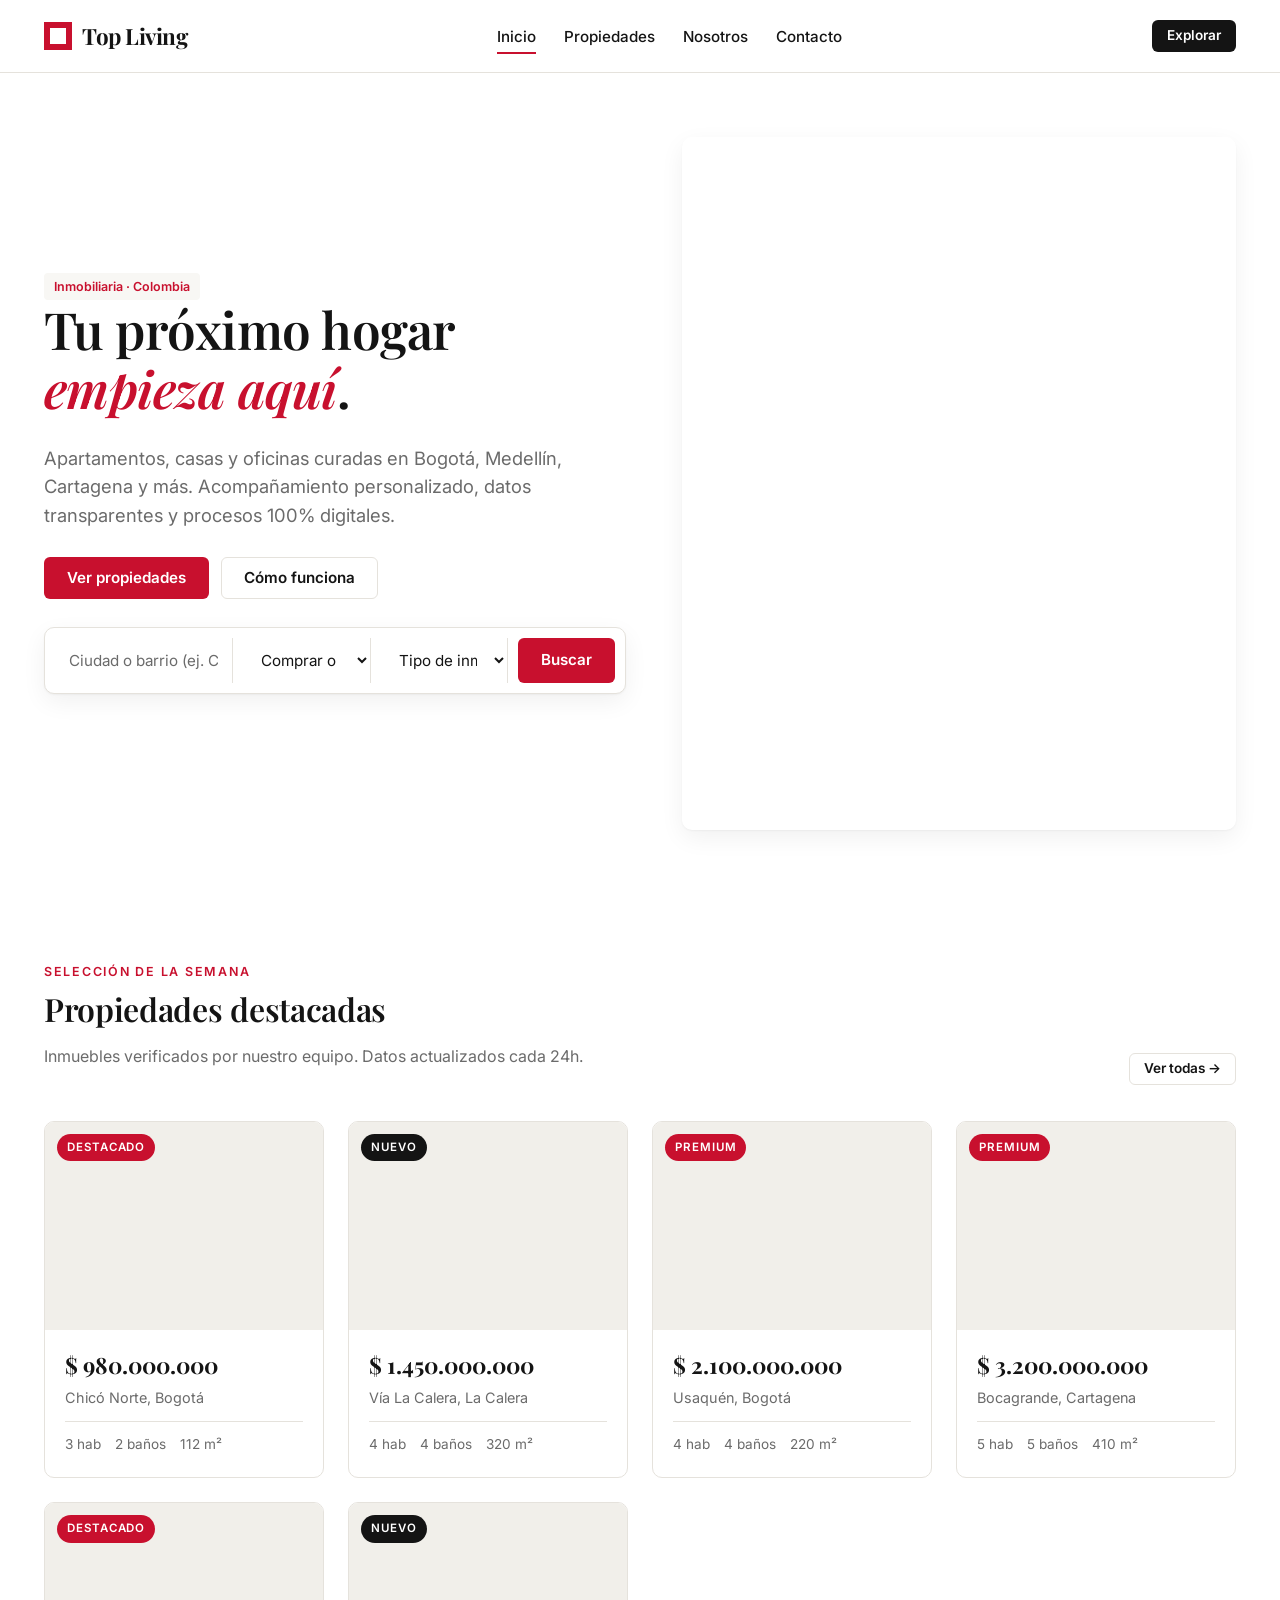
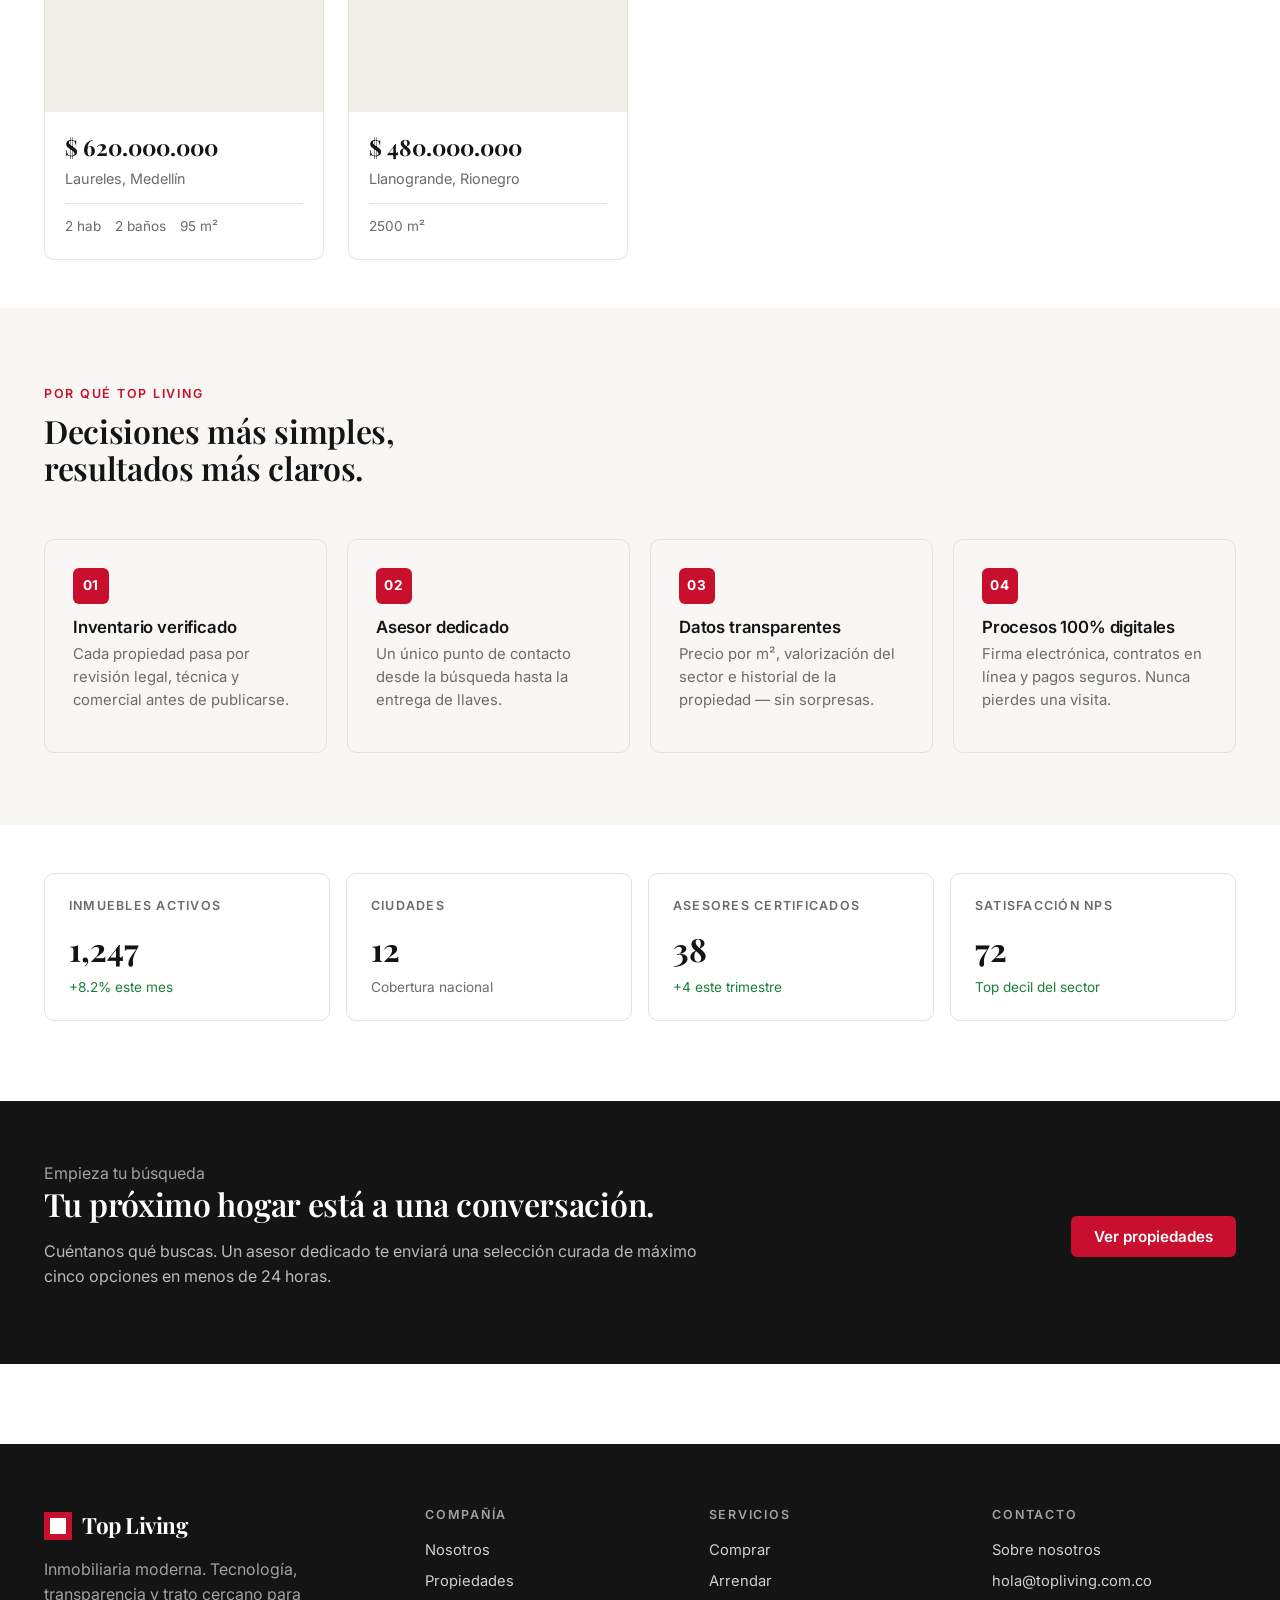
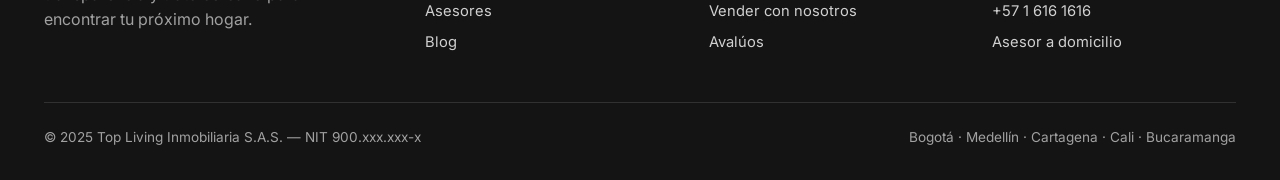
<file: index.html>
<!doctype html>
<html lang="es">
<head>
<meta charset="utf-8">
<meta name="viewport" content="width=device-width,initial-scale=1">
<title>Top Living Inmobiliaria — Encuentra tu próximo hogar</title>
<meta name="description" content="Apartamentos, casas, oficinas y lotes en Colombia. Top Living Inmobiliaria — propiedades curadas y asesoría experta.">
<meta property="og:title" content="Top Living Inmobiliaria">
<meta property="og:description" content="Encuentra tu próximo hogar en Colombia.">
<meta property="og:type" content="website">
<meta name="theme-color" content="#C8102E">
<link rel="icon" href="favicon.svg" type="image/svg+xml">
<link rel="preconnect" href="https://fonts.googleapis.com">
<link rel="preconnect" href="https://fonts.gstatic.com" crossorigin>
<link href="https://fonts.googleapis.com/css2?family=Inter:wght@400;500;600;700&family=Playfair+Display:ital,wght@0,500;0,600;0,700;1,600&family=JetBrains+Mono:wght@400;500&display=swap" rel="stylesheet">
<link rel="stylesheet" href="css/style.css">
</head>
<body>

<header class="site-header">
    <div class="container nav">
        <a class="logo" href="index.html">
            <span class="logo-mark"></span>
            Top&nbsp;Living
        </a>
        <ul class="nav-links">
            <li><a href="index.html">Inicio</a></li>
            <li><a href="properties.html">Propiedades</a></li>
            <li><a href="about.html">Nosotros</a></li>
            <li><a href="about.html#contacto">Contacto</a></li>
        </ul>
        <div class="nav-cta">
            <a href="properties.html" class="btn btn-dark btn-sm">Explorar</a>
        </div>
    </div>
</header>

<!-- HERO -->
<section class="hero">
    <div class="container hero-grid">
        <div>
            <span class="tag" style="background:var(--surface);color:var(--accent);font-weight:600">Inmobiliaria · Colombia</span>
            <h1>Tu próximo hogar <span class="accent">empieza aquí</span>.</h1>
            <p class="lead">
                Apartamentos, casas y oficinas curadas en Bogotá, Medellín, Cartagena y más.
                Acompañamiento personalizado, datos transparentes y procesos 100% digitales.
            </p>
            <div class="hero-cta">
                <a href="properties.html" class="btn btn-primary">Ver propiedades</a>
                <a href="about.html" class="btn btn-ghost">Cómo funciona</a>
            </div>

            <div class="search-bar">
                <input type="text" placeholder="Ciudad o barrio (ej. Chicó)" id="heroQ">
                <select id="heroOp">
                    <option value="">Comprar o arrendar</option>
                    <option value="sale">Comprar</option>
                    <option value="rent">Arrendar</option>
                </select>
                <select id="heroType">
                    <option value="">Tipo de inmueble</option>
                    <option value="apartment">Apartamento</option>
                    <option value="house">Casa</option>
                    <option value="studio">Apartaestudio</option>
                    <option value="office">Oficina</option>
                    <option value="lot">Lote</option>
                </select>
                <button class="btn btn-primary" onclick="heroSearch()">Buscar</button>
            </div>
        </div>
        <div class="hero-image"
             style="background-image:url('https://images.unsplash.com/photo-1600596542815-ffad4c1539a9?auto=format&fit=crop&w=1400&q=80')">
        </div>
    </div>
</section>

<!-- FEATURED -->
<section class="tight">
    <div class="container">
        <div class="section-head">
            <div>
                <span class="eyebrow">Selección de la semana</span>
                <h2>Propiedades destacadas</h2>
                <p>Inmuebles verificados por nuestro equipo. Datos actualizados cada 24h.</p>
            </div>
            <a href="properties.html" class="btn btn-ghost btn-sm">Ver todas →</a>
        </div>
        <div class="property-grid" id="featuredGrid"></div>
    </div>
</section>

<!-- WHY TOP LIVING -->
<section style="background:var(--surface)">
    <div class="container">
        <div class="section-head">
            <div>
                <span class="eyebrow">Por qué Top Living</span>
                <h2>Decisiones más simples,<br>resultados más claros.</h2>
            </div>
        </div>
        <div class="devops-grid">
            <div class="concept">
                <div class="icon">01</div>
                <h3>Inventario verificado</h3>
                <p>Cada propiedad pasa por revisión legal, técnica y comercial antes de publicarse.</p>
            </div>
            <div class="concept">
                <div class="icon">02</div>
                <h3>Asesor dedicado</h3>
                <p>Un único punto de contacto desde la búsqueda hasta la entrega de llaves.</p>
            </div>
            <div class="concept">
                <div class="icon">03</div>
                <h3>Datos transparentes</h3>
                <p>Precio por m², valorización del sector e historial de la propiedad — sin sorpresas.</p>
            </div>
            <div class="concept">
                <div class="icon">04</div>
                <h3>Procesos 100% digitales</h3>
                <p>Firma electrónica, contratos en línea y pagos seguros. Nunca pierdes una visita.</p>
            </div>
        </div>
    </div>
</section>

<!-- METRICS BANNER -->
<section class="tight">
    <div class="container">
        <div class="metrics-grid">
            <div class="metric">
                <div class="label">Inmuebles activos</div>
                <div class="value">1,247</div>
                <div class="delta up">+8.2% este mes</div>
            </div>
            <div class="metric">
                <div class="label">Ciudades</div>
                <div class="value">12</div>
                <div class="delta">Cobertura nacional</div>
            </div>
            <div class="metric">
                <div class="label">Asesores certificados</div>
                <div class="value">38</div>
                <div class="delta up">+4 este trimestre</div>
            </div>
            <div class="metric">
                <div class="label">Satisfacción NPS</div>
                <div class="value">72</div>
                <div class="delta up">Top decil del sector</div>
            </div>
        </div>
    </div>
</section>

<!-- CTA strip -->
<section class="strip">
    <div class="container" style="display:grid;grid-template-columns:1.4fr 1fr;gap:32px;align-items:center">
        <div>
            <span class="eyebrow" style="color:rgba(255,255,255,.6)">Empieza tu búsqueda</span>
            <h2>Tu próximo hogar está a una conversación.</h2>
            <p>
                Cuéntanos qué buscas. Un asesor dedicado te enviará una selección
                curada de máximo cinco opciones en menos de 24 horas.
            </p>
        </div>
        <div style="text-align:right">
            <a href="properties.html" class="btn btn-primary">Ver propiedades</a>
        </div>
    </div>
</section>

<footer class="site-footer">
    <div class="container">
        <div class="footer-grid">
            <div>
                <div class="logo" style="color:#fff;margin-bottom:14px">
                    <span class="logo-mark"></span>
                    Top&nbsp;Living
                </div>
                <p style="color:rgba(255,255,255,.6);max-width:32ch">
                    Inmobiliaria moderna. Tecnología, transparencia y trato cercano para encontrar tu próximo hogar.
                </p>
            </div>
            <div>
                <h4>Compañía</h4>
                <ul>
                    <li><a href="about.html">Nosotros</a></li>
                    <li><a href="properties.html">Propiedades</a></li>
                    <li><a href="#">Asesores</a></li>
                    <li><a href="#">Blog</a></li>
                </ul>
            </div>
            <div>
                <h4>Servicios</h4>
                <ul>
                    <li><a href="properties.html?op=sale">Comprar</a></li>
                    <li><a href="properties.html?op=rent">Arrendar</a></li>
                    <li><a href="#">Vender con nosotros</a></li>
                    <li><a href="#">Avalúos</a></li>
                </ul>
            </div>
            <div>
                <h4>Contacto</h4>
                <ul>
                    <li><a href="about.html">Sobre nosotros</a></li>
                    <li><a href="mailto:hola@topliving.com.co">hola@topliving.com.co</a></li>
                    <li><a href="tel:+5716161616">+57 1 616 1616</a></li>
                    <li><a href="#">Asesor a domicilio</a></li>
                </ul>
            </div>
        </div>
        <div class="footer-bottom">
            <span>© 2025 Top Living Inmobiliaria S.A.S. — NIT 900.xxx.xxx-x</span>
            <span>Bogotá · Medellín · Cartagena · Cali · Bucaramanga</span>
        </div>
    </div>
</footer>

<script src="js/data.js"></script>
<script src="js/app.js"></script>
<script>
function heroSearch() {
    const q  = document.getElementById("heroQ").value.trim();
    const op = document.getElementById("heroOp").value;
    const t  = document.getElementById("heroType").value;
    const params = new URLSearchParams();
    if (q)  params.set("q", q);
    if (op) params.set("op", op);
    if (t)  params.set("type", t);
    location.href = "properties.html" + (params.toString() ? "?" + params : "");
}
</script>
</body>
</html>
</file>
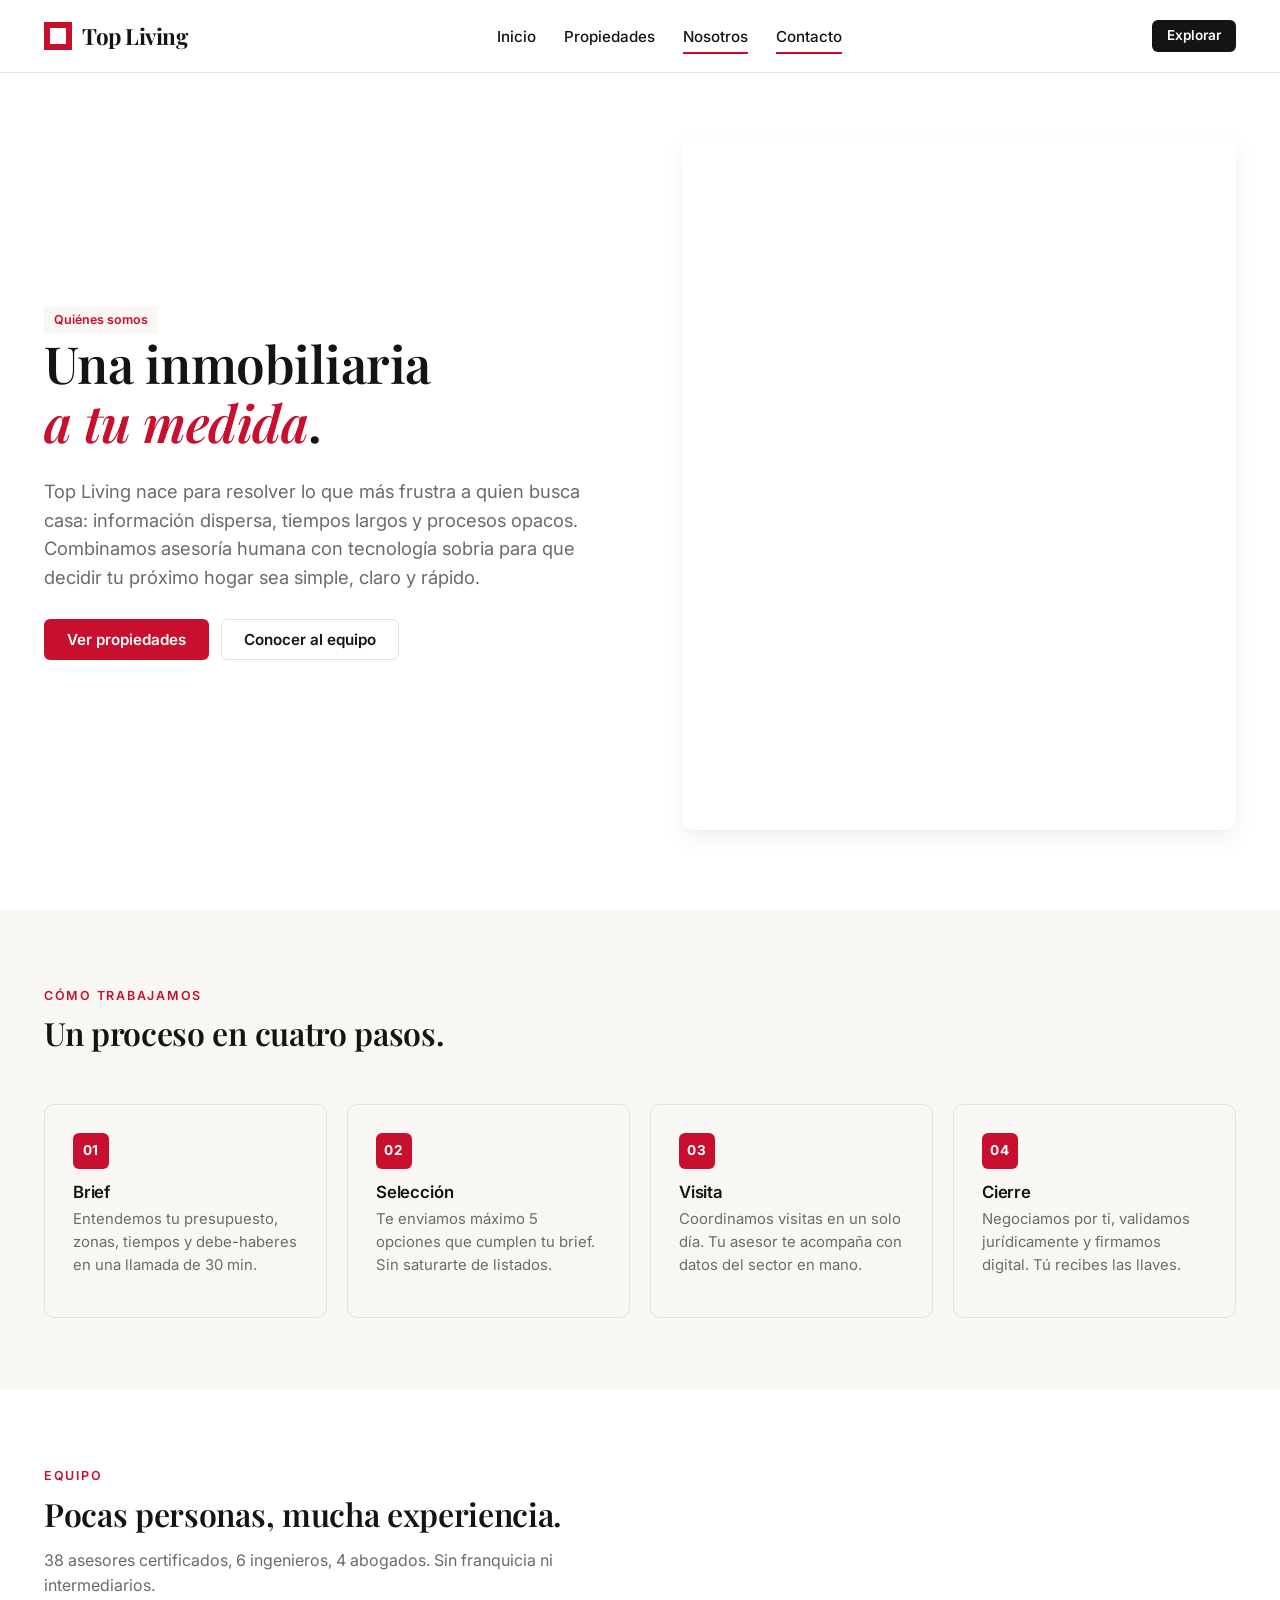
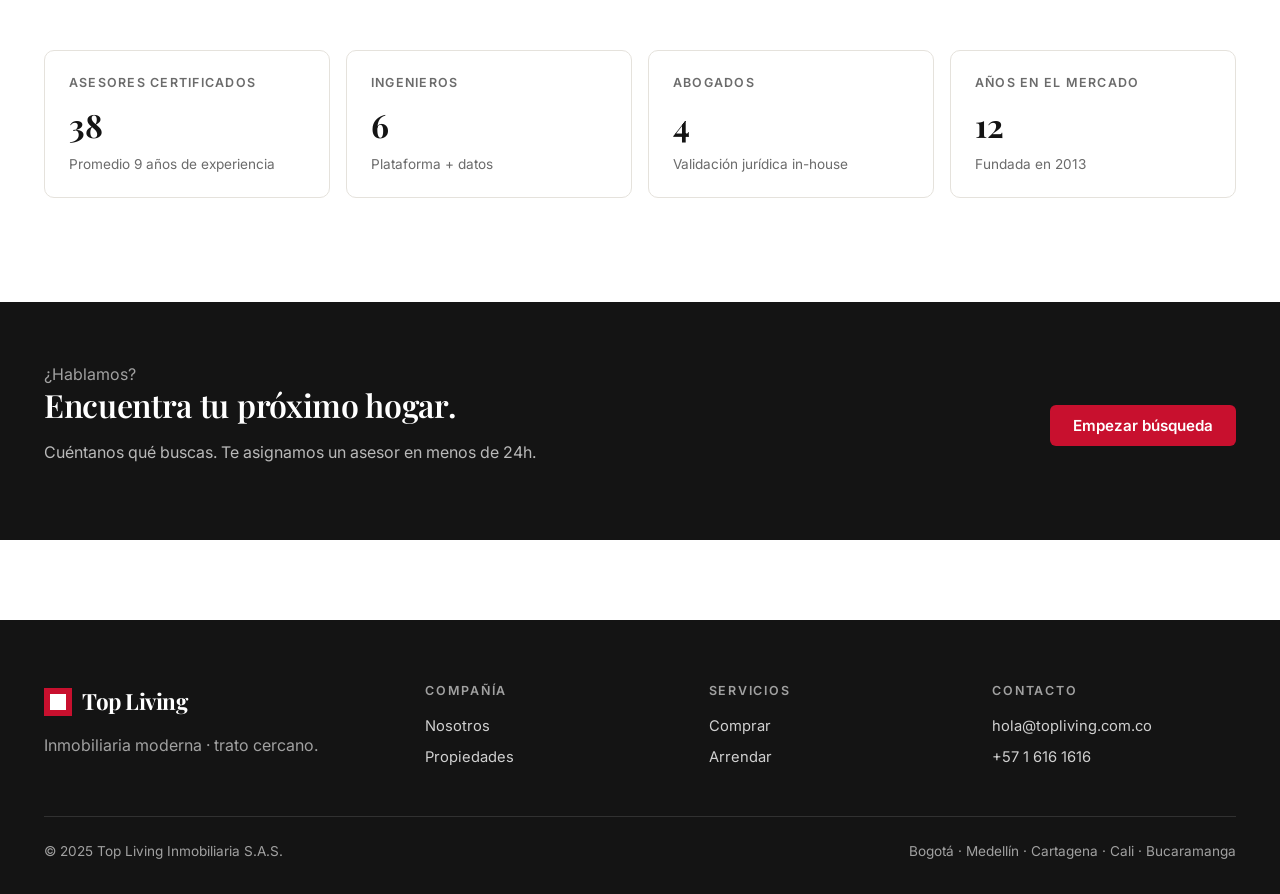
<file: about.html>
<!doctype html>
<html lang="es">
<head>
<meta charset="utf-8">
<meta name="viewport" content="width=device-width,initial-scale=1">
<title>Nosotros — Top Living Inmobiliaria</title>
<meta name="theme-color" content="#C8102E">
<link rel="icon" href="favicon.svg" type="image/svg+xml">
<link rel="preconnect" href="https://fonts.googleapis.com">
<link rel="preconnect" href="https://fonts.gstatic.com" crossorigin>
<link href="https://fonts.googleapis.com/css2?family=Inter:wght@400;500;600;700&family=Playfair+Display:ital,wght@0,500;0,600;0,700;1,600&family=JetBrains+Mono:wght@400;500&display=swap" rel="stylesheet">
<link rel="stylesheet" href="css/style.css">
</head>
<body>

<header class="site-header">
    <div class="container nav">
        <a class="logo" href="index.html"><span class="logo-mark"></span> Top&nbsp;Living</a>
        <ul class="nav-links">
            <li><a href="index.html">Inicio</a></li>
            <li><a href="properties.html">Propiedades</a></li>
            <li><a href="about.html" class="active">Nosotros</a></li>
            <li><a href="about.html#contacto" class="active">Contacto</a></li>
        </ul>
        <div class="nav-cta">
            <a href="properties.html" class="btn btn-dark btn-sm">Explorar</a>
        </div>
    </div>
</header>

<section class="hero">
    <div class="container hero-grid">
        <div>
            <span class="tag" style="background:var(--surface);color:var(--accent);font-weight:600">Quiénes somos</span>
            <h1>Una inmobiliaria<br><span style="color:var(--accent);font-style:italic">a tu medida</span>.</h1>
            <p class="lead">
                Top Living nace para resolver lo que más frustra a quien busca casa:
                información dispersa, tiempos largos y procesos opacos. Combinamos
                asesoría humana con tecnología sobria para que decidir tu próximo
                hogar sea simple, claro y rápido.
            </p>
            <div class="hero-cta">
                <a href="properties.html" class="btn btn-primary">Ver propiedades</a>
                <a href="#equipo" class="btn btn-ghost">Conocer al equipo</a>
            </div>
        </div>
        <div class="hero-image"
             style="background-image:url('https://images.unsplash.com/photo-1600585154340-be6161a56a0c?auto=format&fit=crop&w=1400&q=80')">
        </div>
    </div>
</section>

<section style="background:var(--surface)">
    <div class="container">
        <div class="section-head">
            <div>
                <span class="eyebrow">Cómo trabajamos</span>
                <h2>Un proceso en cuatro pasos.</h2>
            </div>
        </div>
        <div class="devops-grid">
            <div class="concept">
                <div class="icon">01</div>
                <h3>Brief</h3>
                <p>Entendemos tu presupuesto, zonas, tiempos y debe-haberes en una llamada de 30 min.</p>
            </div>
            <div class="concept">
                <div class="icon">02</div>
                <h3>Selección</h3>
                <p>Te enviamos máximo 5 opciones que cumplen tu brief. Sin saturarte de listados.</p>
            </div>
            <div class="concept">
                <div class="icon">03</div>
                <h3>Visita</h3>
                <p>Coordinamos visitas en un solo día. Tu asesor te acompaña con datos del sector en mano.</p>
            </div>
            <div class="concept">
                <div class="icon">04</div>
                <h3>Cierre</h3>
                <p>Negociamos por ti, validamos jurídicamente y firmamos digital. Tú recibes las llaves.</p>
            </div>
        </div>
    </div>
</section>

<section id="equipo">
    <div class="container">
        <div class="section-head">
            <div>
                <span class="eyebrow">Equipo</span>
                <h2>Pocas personas, mucha experiencia.</h2>
                <p>38 asesores certificados, 6 ingenieros, 4 abogados. Sin franquicia ni intermediarios.</p>
            </div>
        </div>
        <div class="metrics-grid">
            <div class="metric"><div class="label">Asesores certificados</div><div class="value">38</div><div class="delta">Promedio 9 años de experiencia</div></div>
            <div class="metric"><div class="label">Ingenieros</div><div class="value">6</div><div class="delta">Plataforma + datos</div></div>
            <div class="metric"><div class="label">Abogados</div><div class="value">4</div><div class="delta">Validación jurídica in-house</div></div>
            <div class="metric"><div class="label">Años en el mercado</div><div class="value">12</div><div class="delta">Fundada en 2013</div></div>
        </div>
    </div>
</section>

<section class="strip">
    <div class="container" style="display:grid;grid-template-columns:1.4fr 1fr;gap:32px;align-items:center">
        <div>
            <span class="eyebrow" style="color:rgba(255,255,255,.6)">¿Hablamos?</span>
            <h2>Encuentra tu próximo hogar.</h2>
            <p>Cuéntanos qué buscas. Te asignamos un asesor en menos de 24h.</p>
        </div>
        <div style="text-align:right">
            <a href="properties.html" class="btn btn-primary">Empezar búsqueda</a>
        </div>
    </div>
</section>

<footer class="site-footer">
    <div class="container">
        <div class="footer-grid">
            <div>
                <div class="logo" style="color:#fff;margin-bottom:14px"><span class="logo-mark"></span> Top&nbsp;Living</div>
                <p style="color:rgba(255,255,255,.6);max-width:32ch">Inmobiliaria moderna · trato cercano.</p>
            </div>
            <div><h4>Compañía</h4><ul><li><a href="about.html">Nosotros</a></li><li><a href="properties.html">Propiedades</a></li></ul></div>
            <div><h4>Servicios</h4><ul><li><a href="properties.html?op=sale">Comprar</a></li><li><a href="properties.html?op=rent">Arrendar</a></li></ul></div>
            <div><h4>Contacto</h4><ul><li><a href="mailto:hola@topliving.com.co">hola@topliving.com.co</a></li><li><a href="tel:+5716161616">+57 1 616 1616</a></li></ul></div>
        </div>
        <div class="footer-bottom">
            <span>© 2025 Top Living Inmobiliaria S.A.S.</span>
            <span>Bogotá · Medellín · Cartagena · Cali · Bucaramanga</span>
        </div>
    </div>
</footer>
</body>
</html>
</file>
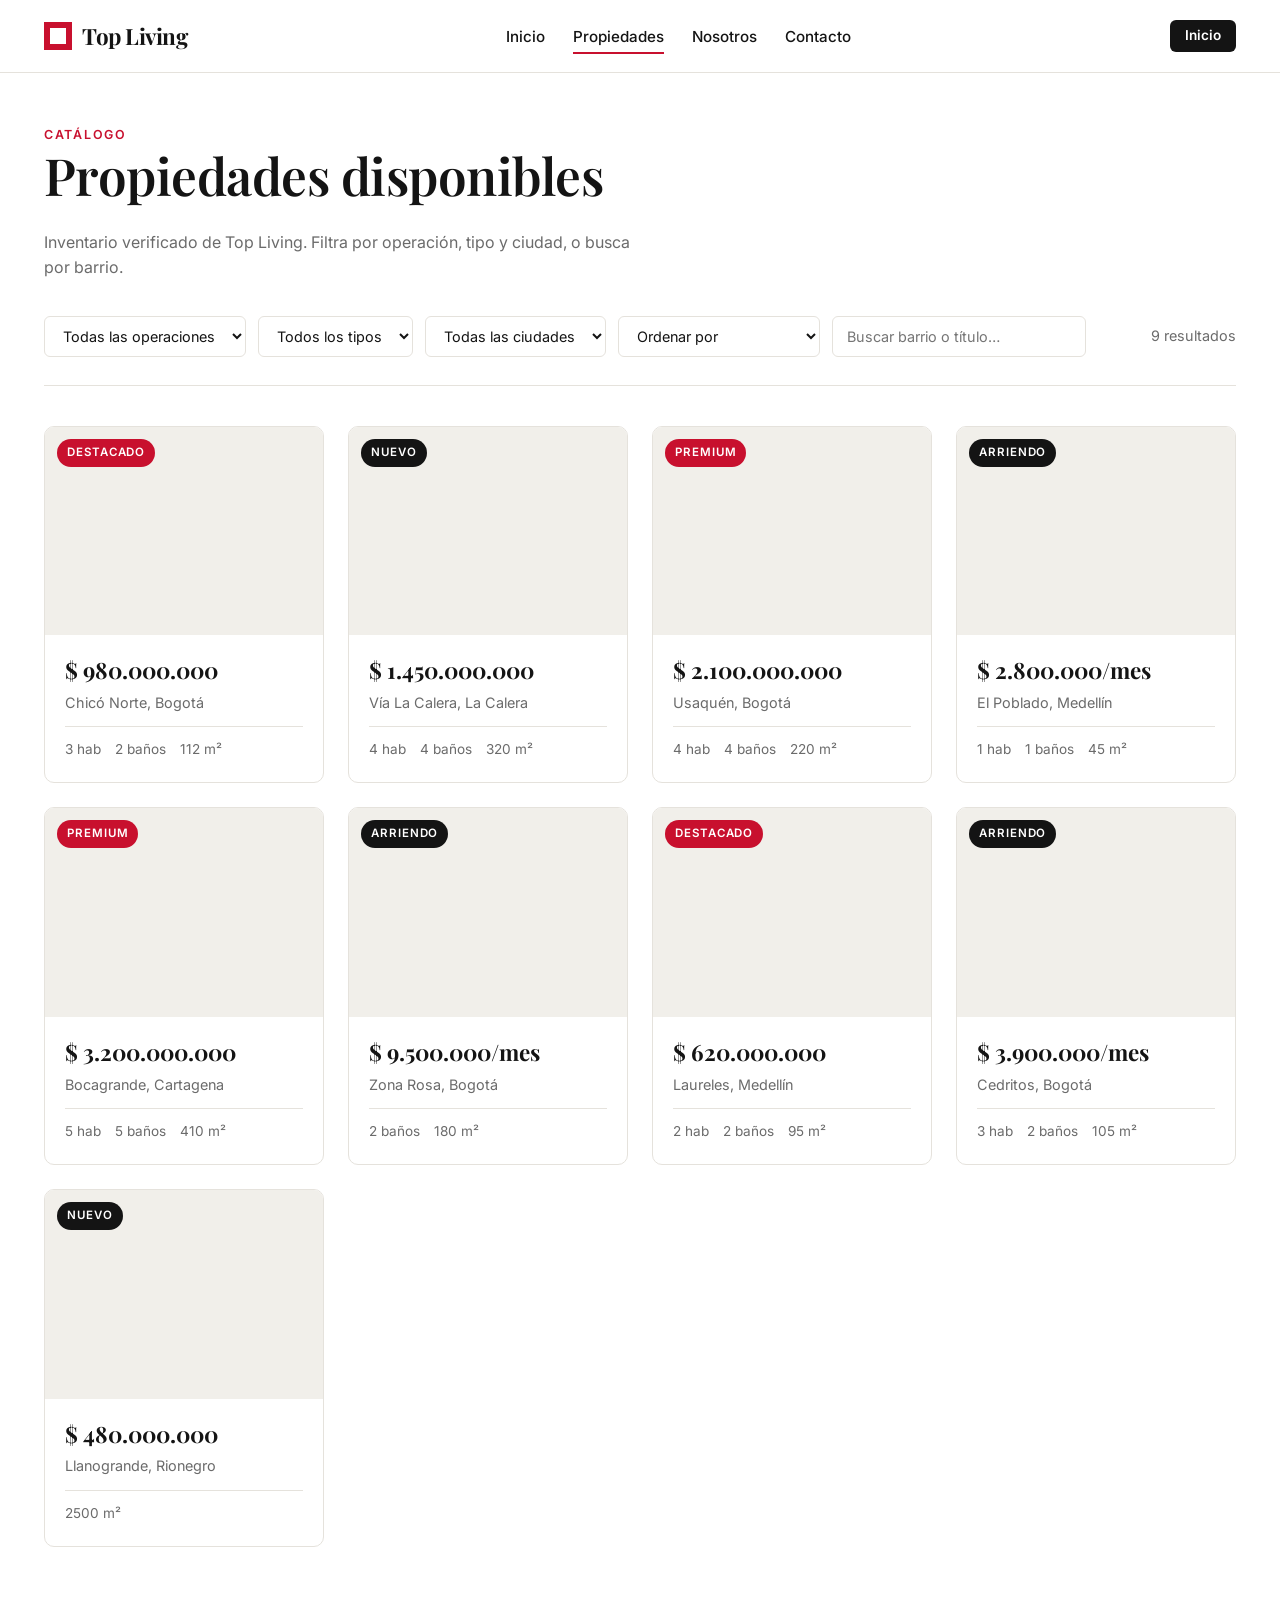
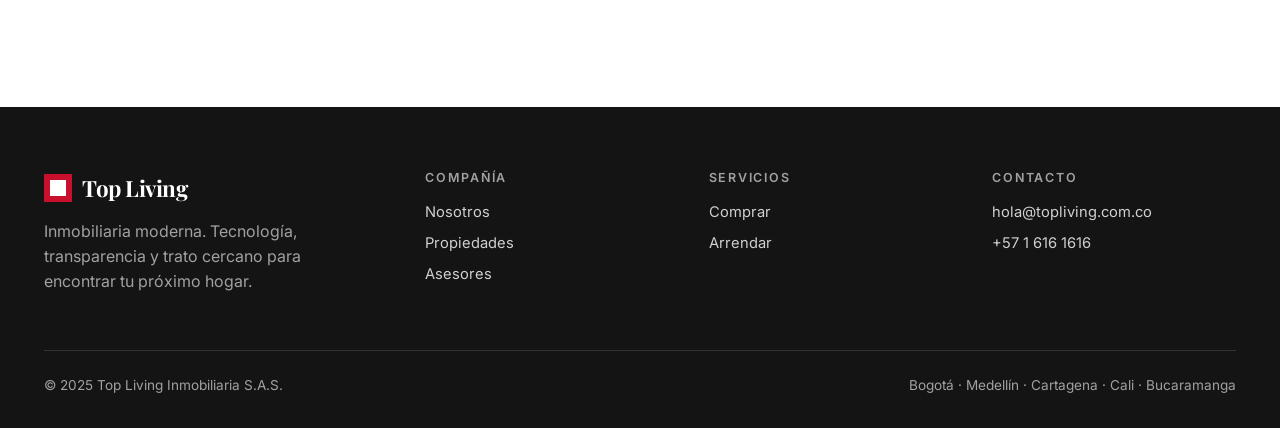
<file: properties.html>
<!doctype html>
<html lang="es">
<head>
<meta charset="utf-8">
<meta name="viewport" content="width=device-width,initial-scale=1">
<title>Propiedades — Top Living Inmobiliaria</title>
<meta name="theme-color" content="#C8102E">
<link rel="icon" href="favicon.svg" type="image/svg+xml">
<link rel="preconnect" href="https://fonts.googleapis.com">
<link rel="preconnect" href="https://fonts.gstatic.com" crossorigin>
<link href="https://fonts.googleapis.com/css2?family=Inter:wght@400;500;600;700&family=Playfair+Display:ital,wght@0,500;0,600;0,700;1,600&family=JetBrains+Mono:wght@400;500&display=swap" rel="stylesheet">
<link rel="stylesheet" href="css/style.css">
</head>
<body>

<header class="site-header">
    <div class="container nav">
        <a class="logo" href="index.html">
            <span class="logo-mark"></span>
            Top&nbsp;Living
        </a>
        <ul class="nav-links">
            <li><a href="index.html">Inicio</a></li>
            <li><a href="properties.html">Propiedades</a></li>
            <li><a href="about.html">Nosotros</a></li>
            <li><a href="about.html#contacto">Contacto</a></li>
        </ul>
        <div class="nav-cta">
            <a href="index.html" class="btn btn-dark btn-sm">Inicio</a>
        </div>
    </div>
</header>

<section style="padding:48px 0 12px">
    <div class="container">
        <span class="eyebrow" style="color:var(--accent);font-size:0.78rem;text-transform:uppercase;letter-spacing:.14em;font-weight:600">Catálogo</span>
        <h1>Propiedades disponibles</h1>
        <p class="muted" style="max-width:60ch">
            Inventario verificado de Top Living. Filtra por operación, tipo y ciudad, o busca por barrio.
        </p>

        <div class="filters">
            <select id="fltOp">
                <option value="">Todas las operaciones</option>
                <option value="sale">Venta</option>
                <option value="rent">Arriendo</option>
            </select>
            <select id="fltType">
                <option value="">Todos los tipos</option>
                <option value="apartment">Apartamento</option>
                <option value="house">Casa</option>
                <option value="studio">Apartaestudio</option>
                <option value="office">Oficina</option>
                <option value="lot">Lote</option>
            </select>
            <select id="fltCity">
                <option value="">Todas las ciudades</option>
            </select>
            <select id="fltSort">
                <option value="">Ordenar por</option>
                <option value="price_asc">Precio: menor a mayor</option>
                <option value="price_desc">Precio: mayor a menor</option>
                <option value="area_desc">Mayor área</option>
            </select>
            <input id="fltSearch" type="text" placeholder="Buscar barrio o título…">
            <span class="count" id="listingCount"></span>
        </div>
    </div>
</section>

<section style="padding:0 0 80px">
    <div class="container">
        <div class="property-grid" id="listingGrid"></div>
    </div>
</section>

<footer class="site-footer">
    <div class="container">
        <div class="footer-grid">
            <div>
                <div class="logo" style="color:#fff;margin-bottom:14px">
                    <span class="logo-mark"></span> Top&nbsp;Living
                </div>
                <p style="color:rgba(255,255,255,.6);max-width:32ch">
                    Inmobiliaria moderna. Tecnología, transparencia y trato cercano para encontrar tu próximo hogar.
                </p>
            </div>
            <div>
                <h4>Compañía</h4>
                <ul>
                    <li><a href="about.html">Nosotros</a></li>
                    <li><a href="properties.html">Propiedades</a></li>
                    <li><a href="#">Asesores</a></li>
                </ul>
            </div>
            <div>
                <h4>Servicios</h4>
                <ul>
                    <li><a href="properties.html?op=sale">Comprar</a></li>
                    <li><a href="properties.html?op=rent">Arrendar</a></li>
                </ul>
            </div>
            <div>
                <h4>Contacto</h4>
                <ul>
                    <li><a href="mailto:hola@topliving.com.co">hola@topliving.com.co</a></li>
                    <li><a href="tel:+5716161616">+57 1 616 1616</a></li>
                </ul>
            </div>
        </div>
        <div class="footer-bottom">
            <span>© 2025 Top Living Inmobiliaria S.A.S.</span>
            <span>Bogotá · Medellín · Cartagena · Cali · Bucaramanga</span>
        </div>
    </div>
</footer>

<script src="js/data.js"></script>
<script src="js/app.js"></script>
<script>
// Allow deep-linking from homepage hero
(function preset() {
    const p = new URLSearchParams(location.search);
    const op = p.get("op"), type = p.get("type"), q = p.get("q");
    document.addEventListener("DOMContentLoaded", () => {
        if (op)   document.getElementById("fltOp").value     = op;
        if (type) document.getElementById("fltType").value   = type;
        if (q)    document.getElementById("fltSearch").value = q;
        document.getElementById("fltSearch").dispatchEvent(new Event("input"));
    });
})();
</script>
</body>
</html>
</file>
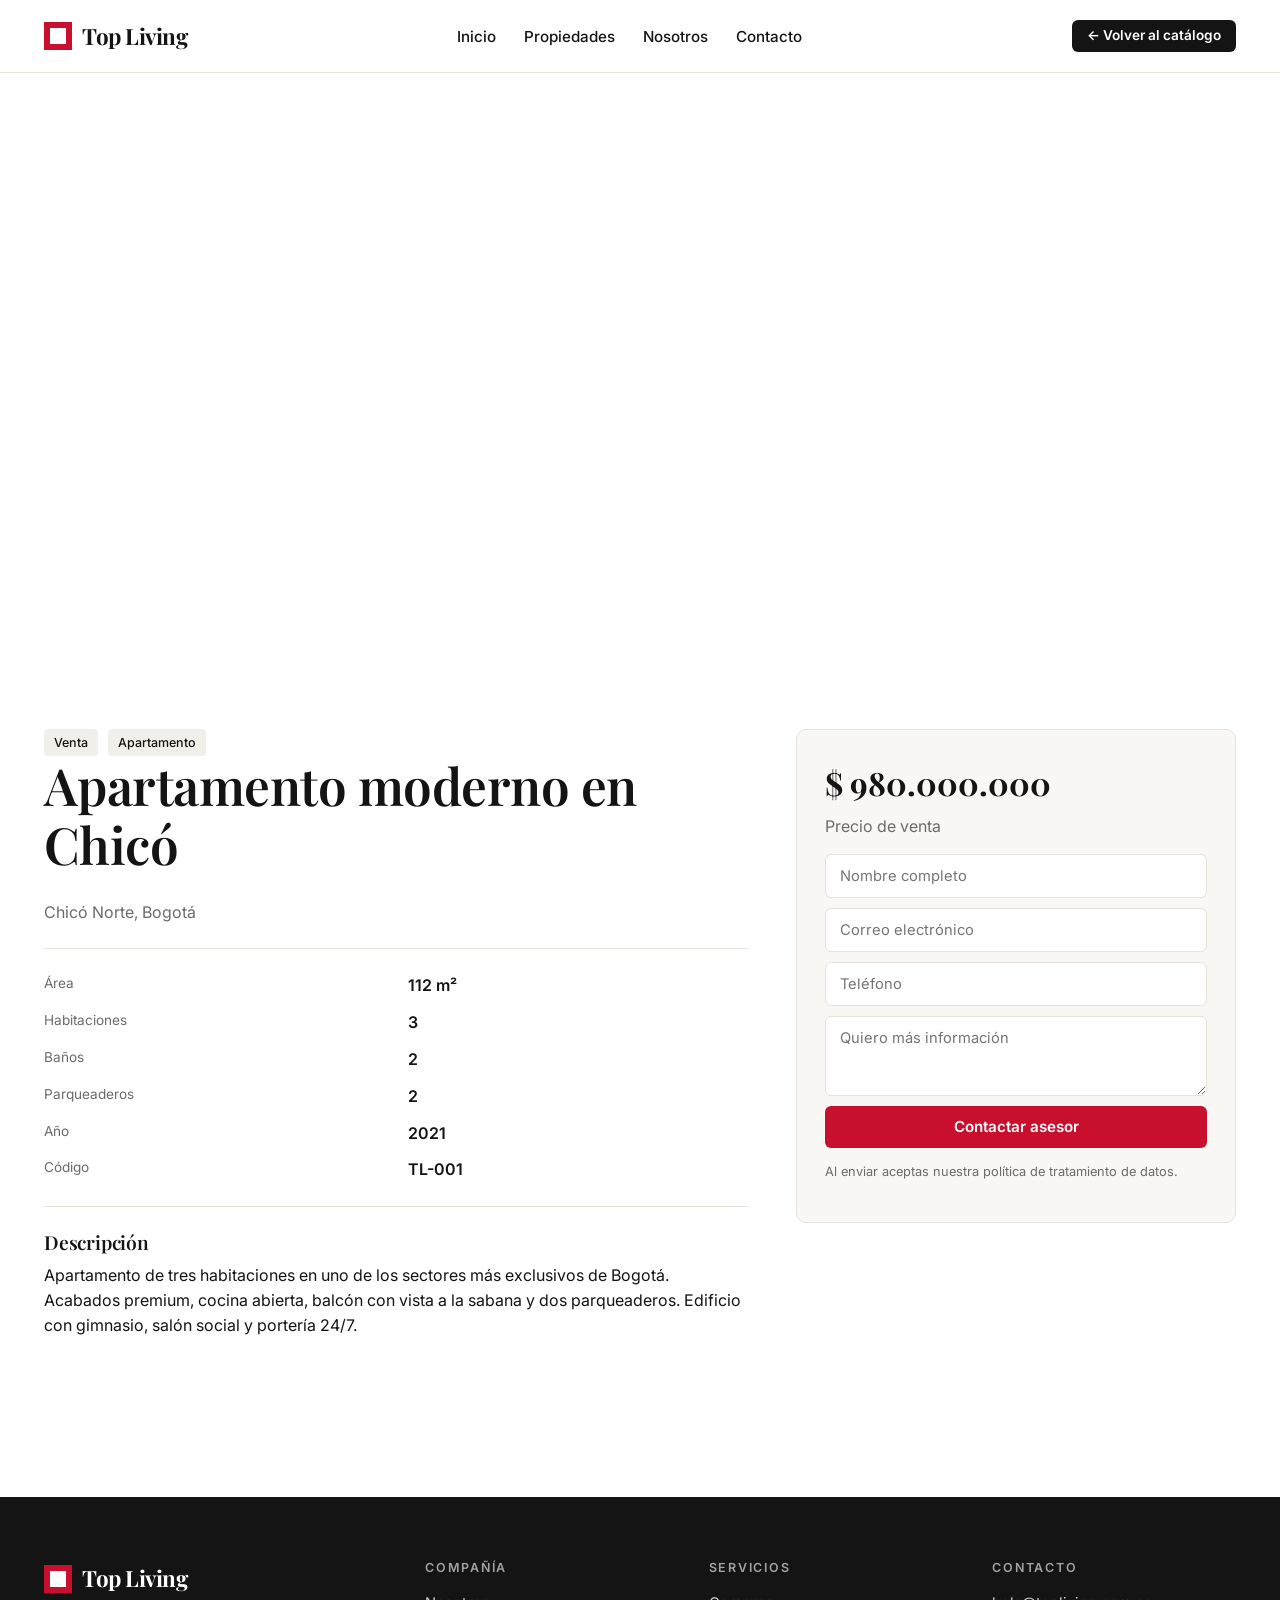
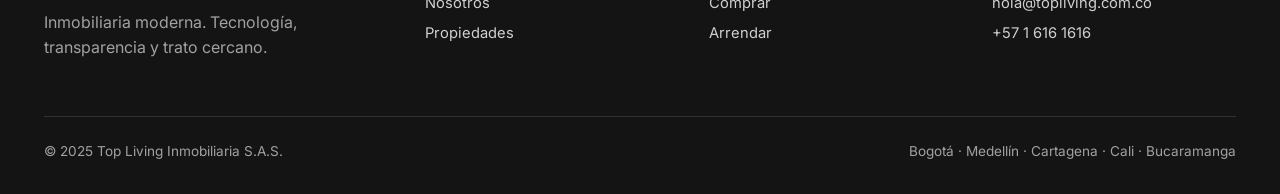
<file: property.html>
<!doctype html>
<html lang="es">
<head>
<meta charset="utf-8">
<meta name="viewport" content="width=device-width,initial-scale=1">
<title>Propiedad — Top Living Inmobiliaria</title>
<meta name="theme-color" content="#C8102E">
<link rel="icon" href="favicon.svg" type="image/svg+xml">
<link rel="preconnect" href="https://fonts.googleapis.com">
<link rel="preconnect" href="https://fonts.gstatic.com" crossorigin>
<link href="https://fonts.googleapis.com/css2?family=Inter:wght@400;500;600;700&family=Playfair+Display:ital,wght@0,500;0,600;0,700;1,600&family=JetBrains+Mono:wght@400;500&display=swap" rel="stylesheet">
<link rel="stylesheet" href="css/style.css">
</head>
<body>

<header class="site-header">
    <div class="container nav">
        <a class="logo" href="index.html">
            <span class="logo-mark"></span> Top&nbsp;Living
        </a>
        <ul class="nav-links">
            <li><a href="index.html">Inicio</a></li>
            <li><a href="properties.html">Propiedades</a></li>
            <li><a href="about.html">Nosotros</a></li>
            <li><a href="about.html#contacto">Contacto</a></li>
        </ul>
        <div class="nav-cta">
            <a href="properties.html" class="btn btn-dark btn-sm">← Volver al catálogo</a>
        </div>
    </div>
</header>

<section style="padding:36px 0 64px">
    <div class="container" id="propertyDetail">
        <div class="empty">Cargando propiedad…</div>
    </div>
</section>

<footer class="site-footer">
    <div class="container">
        <div class="footer-grid">
            <div>
                <div class="logo" style="color:#fff;margin-bottom:14px">
                    <span class="logo-mark"></span> Top&nbsp;Living
                </div>
                <p style="color:rgba(255,255,255,.6);max-width:32ch">
                    Inmobiliaria moderna. Tecnología, transparencia y trato cercano.
                </p>
            </div>
            <div><h4>Compañía</h4><ul><li><a href="about.html">Nosotros</a></li><li><a href="properties.html">Propiedades</a></li></ul></div>
            <div><h4>Servicios</h4><ul><li><a href="properties.html?op=sale">Comprar</a></li><li><a href="properties.html?op=rent">Arrendar</a></li></ul></div>
            <div><h4>Contacto</h4><ul><li><a href="mailto:hola@topliving.com.co">hola@topliving.com.co</a></li><li><a href="tel:+5716161616">+57 1 616 1616</a></li></ul></div>
        </div>
        <div class="footer-bottom">
            <span>© 2025 Top Living Inmobiliaria S.A.S.</span>
            <span>Bogotá · Medellín · Cartagena · Cali · Bucaramanga</span>
        </div>
    </div>
</footer>

<script src="js/data.js"></script>
<script src="js/app.js"></script>
</body>
</html>
</file>
<file: css/style.css>
/* ============================================================
   TOP LIVING INMOBILIARIA — Strict 3-color system
   Inspired by Zillow's grid + Muppy's restraint.
   Palette: white, near-black, single red accent (+ neutrals).
   ============================================================ */

:root {
    --bg:          #FFFFFF;
    --surface:     #F8F7F4;
    --surface-2:   #F1EFEA;
    --text:        #141414;
    --text-muted:  #6B6B6B;
    --border:      #E5E2DC;
    --accent:      #C8102E;
    --accent-dark: #8B0A1F;
    --shadow:      0 1px 2px rgba(0,0,0,.04), 0 8px 24px rgba(0,0,0,.06);
    --radius:      10px;
    --radius-sm:   6px;
    --maxw:        1240px;
    --font-sans:   "Inter", -apple-system, BlinkMacSystemFont, "Segoe UI", Helvetica, Arial, sans-serif;
    --font-serif:  "Playfair Display", Georgia, "Times New Roman", serif;
}

* { box-sizing: border-box; }

html, body {
    margin: 0;
    padding: 0;
    background: var(--bg);
    color: var(--text);
    font-family: var(--font-sans);
    font-size: 16px;
    line-height: 1.55;
    -webkit-font-smoothing: antialiased;
}

a { color: inherit; text-decoration: none; }
a:hover { color: var(--accent); }
img { max-width: 100%; display: block; }

h1, h2, h3, h4 {
    font-family: var(--font-serif);
    font-weight: 600;
    letter-spacing: -0.01em;
    margin: 0 0 0.5em;
    line-height: 1.15;
}
h1 { font-size: clamp(2rem, 4vw, 3.25rem); }
h2 { font-size: clamp(1.5rem, 2.5vw, 2.1rem); }
h3 { font-size: 1.2rem; }

p { margin: 0 0 1em; color: var(--text); }
.muted { color: var(--text-muted); }

.container {
    max-width: var(--maxw);
    margin: 0 auto;
    padding: 0 24px;
}

/* ---------- Header / Nav ---------- */
.site-header {
    border-bottom: 1px solid var(--border);
    background: var(--bg);
    position: sticky;
    top: 0;
    z-index: 50;
}
.nav {
    display: flex;
    align-items: center;
    justify-content: space-between;
    height: 72px;
}
.logo {
    font-family: var(--font-serif);
    font-size: 1.4rem;
    font-weight: 700;
    letter-spacing: -0.02em;
    color: var(--text);
    display: flex;
    align-items: center;
    gap: 10px;
}
.logo-mark {
    display: inline-block;
    width: 28px;
    height: 28px;
    background: var(--accent);
    position: relative;
}
.logo-mark::after {
    content: "";
    position: absolute;
    inset: 6px;
    background: var(--bg);
}
.nav-links {
    display: flex;
    gap: 28px;
    list-style: none;
    margin: 0;
    padding: 0;
}
.nav-links a {
    color: var(--text);
    font-size: 0.95rem;
    font-weight: 500;
    padding: 6px 0;
    border-bottom: 2px solid transparent;
    transition: border-color .15s ease;
}
.nav-links a:hover,
.nav-links a.active {
    color: var(--text);
    border-bottom-color: var(--accent);
}
.nav-cta {
    display: inline-flex;
    align-items: center;
    gap: 8px;
}

/* ---------- Buttons ---------- */
.btn {
    display: inline-block;
    padding: 12px 22px;
    border-radius: var(--radius-sm);
    border: 1px solid transparent;
    font-weight: 600;
    font-size: 0.95rem;
    cursor: pointer;
    transition: transform .08s ease, background .15s ease, color .15s ease, border-color .15s ease;
    font-family: inherit;
    text-align: center;
    line-height: 1;
}
.btn:active { transform: translateY(1px); }
.btn-primary {
    background: var(--accent);
    color: #fff;
}
.btn-primary:hover { background: var(--accent-dark); color: #fff; }
.btn-ghost {
    background: transparent;
    color: var(--text);
    border-color: var(--border);
}
.btn-ghost:hover { border-color: var(--text); color: var(--text); }
.btn-dark {
    background: var(--text);
    color: #fff;
}
.btn-dark:hover { background: #000; color: #fff; }
.btn-sm { padding: 8px 14px; font-size: 0.85rem; }

/* ---------- Hero ---------- */
.hero {
    padding: 64px 0 80px;
    background: var(--bg);
}
.hero-grid {
    display: grid;
    grid-template-columns: 1.05fr 1fr;
    gap: 56px;
    align-items: center;
}
.hero h1 .accent {
    color: var(--accent);
    font-style: italic;
}
.hero p.lead {
    font-size: 1.15rem;
    color: var(--text-muted);
    max-width: 50ch;
    margin-bottom: 28px;
}
.hero-cta {
    display: flex;
    gap: 12px;
    flex-wrap: wrap;
}
.hero-image {
    aspect-ratio: 4 / 5;
    background-size: cover;
    background-position: center;
    border-radius: var(--radius);
    box-shadow: var(--shadow);
}

/* ---------- Search bar ---------- */
.search-bar {
    background: var(--bg);
    border: 1px solid var(--border);
    border-radius: var(--radius);
    padding: 10px;
    display: grid;
    grid-template-columns: 1.4fr 1fr 1fr auto;
    gap: 10px;
    box-shadow: var(--shadow);
    margin-top: 28px;
}
.search-bar input,
.search-bar select {
    border: none;
    background: transparent;
    padding: 12px 14px;
    font-size: 0.95rem;
    font-family: inherit;
    color: var(--text);
    outline: none;
    width: 100%;
}
.search-bar input::placeholder { color: var(--text-muted); }
.search-bar > *:not(:last-child) {
    border-right: 1px solid var(--border);
}

/* ---------- Section base ---------- */
section { padding: 72px 0; }
section.tight { padding: 48px 0; }
.section-head {
    display: flex;
    align-items: end;
    justify-content: space-between;
    margin-bottom: 36px;
    gap: 20px;
    flex-wrap: wrap;
}
.section-head .eyebrow {
    display: inline-block;
    font-size: 0.78rem;
    text-transform: uppercase;
    letter-spacing: 0.14em;
    color: var(--accent);
    font-weight: 600;
    margin-bottom: 10px;
}
.section-head p { color: var(--text-muted); max-width: 60ch; }

/* ---------- Property cards ---------- */
.property-grid {
    display: grid;
    grid-template-columns: repeat(auto-fill, minmax(280px, 1fr));
    gap: 24px;
}
.card {
    background: var(--bg);
    border: 1px solid var(--border);
    border-radius: var(--radius);
    overflow: hidden;
    transition: transform .2s ease, box-shadow .2s ease;
    display: flex;
    flex-direction: column;
}
.card:hover {
    transform: translateY(-2px);
    box-shadow: var(--shadow);
}
.card-img {
    aspect-ratio: 4 / 3;
    background-size: cover;
    background-position: center;
    background-color: var(--surface-2);
    position: relative;
}
.card-badge {
    position: absolute;
    top: 12px;
    left: 12px;
    background: var(--text);
    color: #fff;
    font-size: 0.72rem;
    padding: 5px 10px;
    border-radius: 999px;
    text-transform: uppercase;
    letter-spacing: 0.08em;
    font-weight: 600;
}
.card-badge.accent { background: var(--accent); }
.card-body { padding: 18px 20px 22px; flex: 1; display: flex; flex-direction: column; }
.card-price {
    font-family: var(--font-serif);
    font-size: 1.4rem;
    font-weight: 700;
    color: var(--text);
    margin-bottom: 4px;
}
.card-loc { color: var(--text-muted); font-size: 0.9rem; margin-bottom: 12px; }
.card-meta {
    display: flex;
    gap: 14px;
    color: var(--text-muted);
    font-size: 0.85rem;
    border-top: 1px solid var(--border);
    padding-top: 12px;
    margin-top: auto;
}
.card-meta span { display: inline-flex; align-items: center; gap: 4px; }

/* ---------- Filters bar ---------- */
.filters {
    display: flex;
    gap: 12px;
    flex-wrap: wrap;
    padding: 20px 0 28px;
    border-bottom: 1px solid var(--border);
    margin-bottom: 28px;
}
.filters select,
.filters input {
    padding: 10px 14px;
    border: 1px solid var(--border);
    border-radius: var(--radius-sm);
    background: var(--bg);
    font-family: inherit;
    font-size: 0.9rem;
    color: var(--text);
    outline: none;
}
.filters select:focus,
.filters input:focus { border-color: var(--text); }
.filters .count { margin-left: auto; color: var(--text-muted); font-size: 0.9rem; align-self: center; }

/* ---------- Footer ---------- */
.site-footer {
    background: var(--text);
    color: #fff;
    padding: 64px 0 32px;
    margin-top: 80px;
}
.site-footer a { color: #fff; opacity: .8; }
.site-footer a:hover { opacity: 1; color: #fff; }
.footer-grid {
    display: grid;
    grid-template-columns: 1.4fr 1fr 1fr 1fr;
    gap: 40px;
    margin-bottom: 40px;
}
.footer-grid h4 {
    font-family: var(--font-sans);
    font-size: 0.78rem;
    text-transform: uppercase;
    letter-spacing: 0.14em;
    margin-bottom: 16px;
    color: #fff;
    opacity: .6;
}
.footer-grid ul { list-style: none; padding: 0; margin: 0; }
.footer-grid li { margin-bottom: 8px; font-size: 0.92rem; }
.footer-bottom {
    border-top: 1px solid rgba(255,255,255,.12);
    padding-top: 24px;
    font-size: 0.85rem;
    color: rgba(255,255,255,.6);
    display: flex;
    justify-content: space-between;
    gap: 20px;
    flex-wrap: wrap;
}

/* ---------- DevOps showcase ---------- */
.devops-grid {
    display: grid;
    grid-template-columns: repeat(auto-fit, minmax(280px, 1fr));
    gap: 20px;
}
.concept {
    background: var(--surface);
    border: 1px solid var(--border);
    border-radius: var(--radius);
    padding: 28px;
}
.concept .icon {
    width: 36px;
    height: 36px;
    background: var(--accent);
    color: #fff;
    border-radius: var(--radius-sm);
    display: inline-flex;
    align-items: center;
    justify-content: center;
    font-weight: 700;
    font-size: 0.85rem;
    margin-bottom: 14px;
    letter-spacing: 0.04em;
}
.concept h3 {
    font-family: var(--font-sans);
    font-size: 1.05rem;
    margin-bottom: 6px;
}
.concept p { font-size: 0.93rem; color: var(--text-muted); margin: 0 0 12px; }
.concept a.more { font-size: 0.85rem; color: var(--accent); font-weight: 600; }

/* ---------- Code blocks ---------- */
pre, code {
    font-family: "JetBrains Mono", ui-monospace, "SF Mono", Menlo, Consolas, monospace;
    font-size: 0.85rem;
}
pre {
    background: #0F0F0F;
    color: #EDEDED;
    padding: 22px;
    border-radius: var(--radius);
    overflow-x: auto;
    line-height: 1.55;
    margin: 16px 0;
}
code.inline {
    background: var(--surface-2);
    padding: 2px 6px;
    border-radius: 4px;
    color: var(--text);
    font-size: 0.85em;
}

/* ---------- Pipeline visualization ---------- */
.pipeline {
    display: flex;
    gap: 8px;
    flex-wrap: wrap;
    margin: 20px 0 8px;
}
.stage {
    flex: 1;
    min-width: 110px;
    background: var(--surface);
    border: 1px solid var(--border);
    border-radius: var(--radius-sm);
    padding: 14px 12px;
    text-align: center;
    font-size: 0.88rem;
    position: relative;
}
.stage .step-num {
    display: block;
    font-size: 0.7rem;
    color: var(--accent);
    font-weight: 700;
    letter-spacing: 0.1em;
    text-transform: uppercase;
    margin-bottom: 6px;
}
.stage.ok { background: #F1F8F2; border-color: #C8E6CD; }
.stage.fail { background: #FDF1F2; border-color: #F2C8CB; }

/* ---------- Health dashboard ---------- */
.metrics-grid {
    display: grid;
    grid-template-columns: repeat(auto-fit, minmax(200px, 1fr));
    gap: 16px;
    margin-bottom: 32px;
}
.metric {
    background: var(--bg);
    border: 1px solid var(--border);
    border-radius: var(--radius);
    padding: 22px 24px;
}
.metric .label {
    font-size: 0.78rem;
    text-transform: uppercase;
    letter-spacing: 0.1em;
    color: var(--text-muted);
    margin-bottom: 8px;
    font-weight: 600;
}
.metric .value {
    font-family: var(--font-serif);
    font-size: 2rem;
    font-weight: 700;
}
.metric .delta { font-size: 0.85rem; color: var(--text-muted); margin-top: 4px; }
.delta.up { color: #1B7F3A; }
.delta.down { color: var(--accent); }

.status-pill {
    display: inline-flex;
    align-items: center;
    gap: 8px;
    background: #F1F8F2;
    color: #1B7F3A;
    padding: 6px 12px;
    border-radius: 999px;
    font-size: 0.85rem;
    font-weight: 600;
    border: 1px solid #C8E6CD;
}
.status-pill .dot {
    width: 8px; height: 8px; background: #1B7F3A; border-radius: 50%;
    animation: pulse 2s ease-in-out infinite;
}
@keyframes pulse {
    0%,100% { opacity: 1; }
    50%     { opacity: .3; }
}

/* ---------- Property detail ---------- */
.detail-hero {
    aspect-ratio: 16 / 8;
    background-size: cover;
    background-position: center;
    border-radius: var(--radius);
    margin-bottom: 24px;
}
.detail-grid {
    display: grid;
    grid-template-columns: 1.6fr 1fr;
    gap: 48px;
}
.detail-info dl {
    display: grid;
    grid-template-columns: 1fr 1fr;
    gap: 12px 24px;
    margin: 24px 0;
    padding: 24px 0;
    border-top: 1px solid var(--border);
    border-bottom: 1px solid var(--border);
}
.detail-info dt { color: var(--text-muted); font-size: 0.85rem; }
.detail-info dd { margin: 0; font-weight: 600; }
.contact-card {
    background: var(--surface);
    border: 1px solid var(--border);
    border-radius: var(--radius);
    padding: 28px;
    position: sticky;
    top: 96px;
}
.contact-card .price {
    font-family: var(--font-serif);
    font-size: 2rem;
    font-weight: 700;
    margin-bottom: 6px;
}
.contact-card form { display: flex; flex-direction: column; gap: 10px; margin-top: 16px; }
.contact-card input, .contact-card textarea {
    padding: 12px 14px;
    border: 1px solid var(--border);
    border-radius: var(--radius-sm);
    background: var(--bg);
    font-family: inherit;
    font-size: 0.92rem;
    outline: none;
    resize: vertical;
}
.contact-card input:focus, .contact-card textarea:focus { border-color: var(--text); }

/* ---------- Banner / strip ---------- */
.strip {
    background: var(--text);
    color: #fff;
    padding: 60px 0;
}
.strip h2 { color: #fff; }
.strip p { color: rgba(255,255,255,.7); }
.strip .btn-primary { margin-top: 8px; }

/* ---------- Tables ---------- */
table.simple {
    width: 100%;
    border-collapse: collapse;
    margin: 12px 0 20px;
    font-size: 0.92rem;
}
table.simple th, table.simple td {
    text-align: left;
    padding: 12px 14px;
    border-bottom: 1px solid var(--border);
}
table.simple th { color: var(--text-muted); font-weight: 600; font-size: 0.82rem; text-transform: uppercase; letter-spacing: 0.08em; }

/* ---------- Mobile ---------- */
@media (max-width: 880px) {
    .hero-grid, .detail-grid { grid-template-columns: 1fr; gap: 32px; }
    .footer-grid { grid-template-columns: 1fr 1fr; }
    .search-bar { grid-template-columns: 1fr; }
    .search-bar > *:not(:last-child) { border-right: none; border-bottom: 1px solid var(--border); }
    .nav-links { display: none; }
    section { padding: 48px 0; }
}

/* ---------- Misc ---------- */
.hidden { display: none !important; }
.empty {
    text-align: center;
    padding: 60px 20px;
    color: var(--text-muted);
    border: 1px dashed var(--border);
    border-radius: var(--radius);
}
.tag {
    display: inline-block;
    background: var(--surface-2);
    color: var(--text);
    padding: 4px 10px;
    border-radius: 4px;
    font-size: 0.78rem;
    font-weight: 500;
    margin-right: 6px;
}
.callout {
    background: var(--surface);
    border-left: 3px solid var(--accent);
    padding: 18px 22px;
    border-radius: 0 var(--radius-sm) var(--radius-sm) 0;
    margin: 20px 0;
}
.callout strong { color: var(--accent); }
</file>
